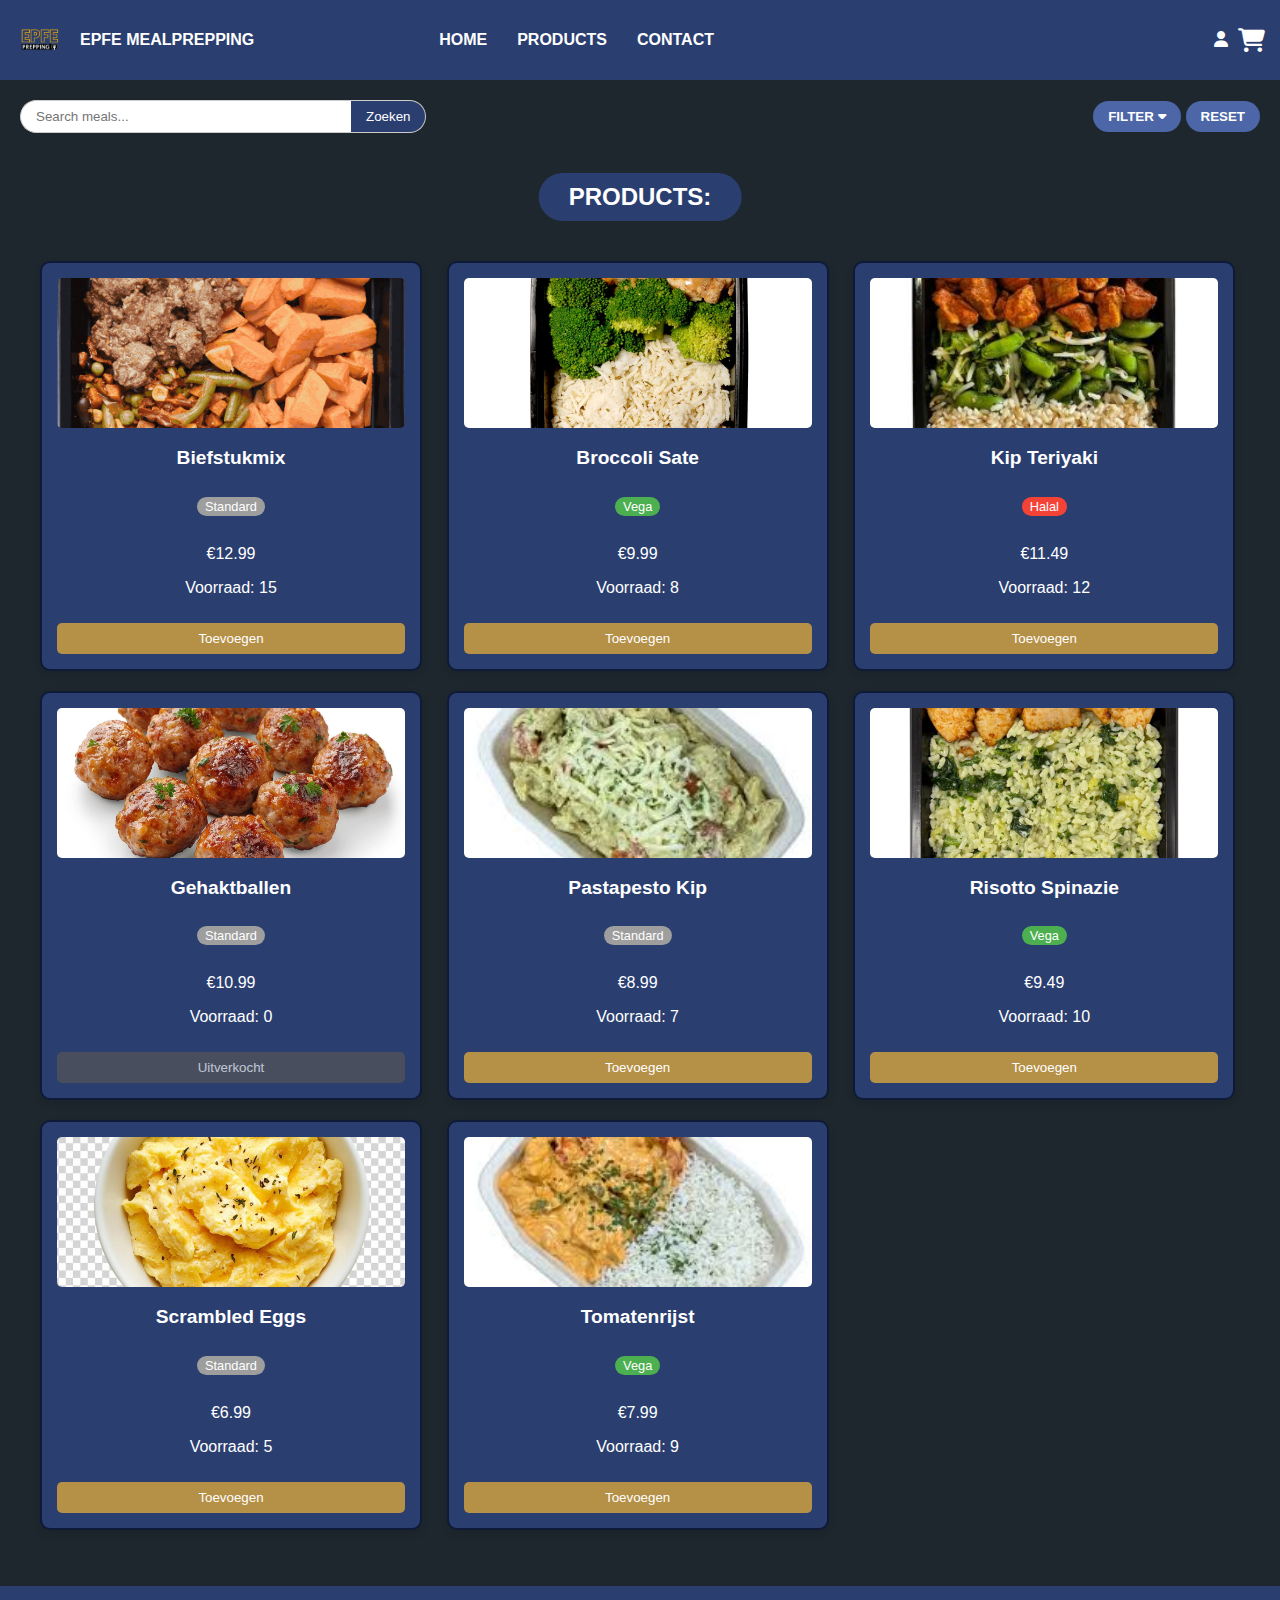
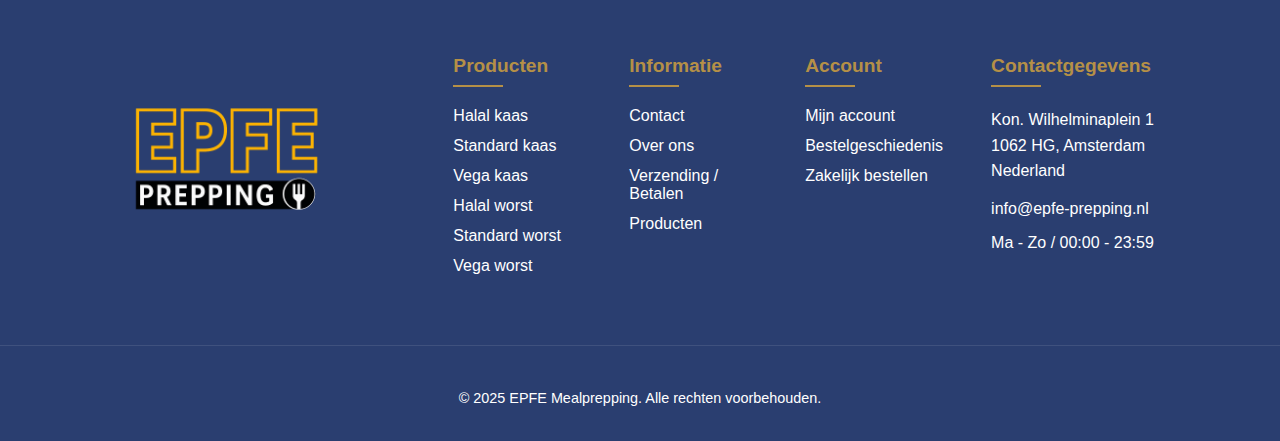
<file: index.html>
<!DOCTYPE html>
<html>

<head>
    <meta charset="UTF-8">
    <title>EPFE Mealprepping</title>
    <link rel="stylesheet" href="https://cdnjs.cloudflare.com/ajax/libs/font-awesome/6.5.1/css/all.min.css">
    <link rel="stylesheet" href="css/main.css">
</head>

<body>
    <header>
        <img src="images/logo.png" class="logo" alt="epfe-logo-de-eerste">
        <div class="title">EPFE MEALPREPPING</div>
        <div class="nav">
            <a href="#"><b>HOME</b></a>
            <a href="#"><b>PRODUCTS</b></a>
            <a href="#"><b>CONTACT</b></a>
        </div>
        <div class="icons">
            <a href="admin.html"><i class="fas fa-user"></i></a>
        </div>
        <a href="cart.html" class="cart-icon" style="position: relative;">
            <i class="fa fa-shopping-cart" style="font-size: 24px; color:white; margin-left: 10px;"></i>
            <span id="cart-count" class="cart-badge">0</span>
        </a>

    </header>

    <div class="search-container">
        <div class="search-group">
            <input type="text" placeholder="Search meals...">
            <button>Zoeken</button>
        </div>
        <div class="filter-buttons">
            <button class="filter"><b>FILTER</b> <i class="fas fa-caret-down"></i></button>

            <button class="reset"><b>RESET</b></button>
        </div>
    </div>


    <h2 class="products-title">PRODUCTS:</h2>
    <div id="product-container" class="products"></div>
    <br>
    <br>
    <footer>
        <div class="footer-grid">
            <div class="footer-brand">
                <img src="images/logo.png" alt="EPFE Logo" class="footer-logo">
            </div>

            <div class="footer-links">
                <div class="links-column">
                    <h3>Producten</h3>
                    <ul>
                        <li><a href="#">Halal kaas</a></li>
                        <li><a href="#">Standard kaas</a></li>
                        <li><a href="#">Vega kaas</a></li>
                        <li><a href="#">Halal worst</a></li>
                        <li><a href="#">Standard worst</a></li>
                        <li><a href="#">Vega worst</a></li>
                    </ul>
                </div>

                <div class="links-column">
                    <h3>Informatie</h3>
                    <ul>
                        <li><a href="#">Contact</a></li>
                        <li><a href="#">Over ons</a></li>
                        <li><a href="#">Verzending / Betalen</a></li>
                        <li><a href="#">Producten</a></li>
                    </ul>
                </div>

                <div class="links-column">
                    <h3>Account</h3>
                    <ul>
                        <li><a href="#">Mijn account</a></li>
                        <li><a href="#">Bestelgeschiedenis</a></li>
                        <li><a href="#">Zakelijk bestellen</a></li>
                    </ul>
                </div>
            </div>

            <div class="footer-contact">
                <h3>Contactgegevens</h3>
                <address>
                    Kon. Wilhelminaplein 1<br>
                    1062 HG, Amsterdam<br>
                    Nederland
                </address>
                <p><a href="mailto:info@epfe-prepping.nl">info@epfe-prepping.nl</a></p>
                <p>Ma - Zo / 00:00 - 23:59</p>
            </div>
        </div>

        <div class="footer-bottom">
            <p>&copy; 2025 EPFE Mealprepping. Alle rechten voorbehouden.</p>
        </div>
    </footer>

    <script src="js/main.js"></script>
</body>

</html>
</file>
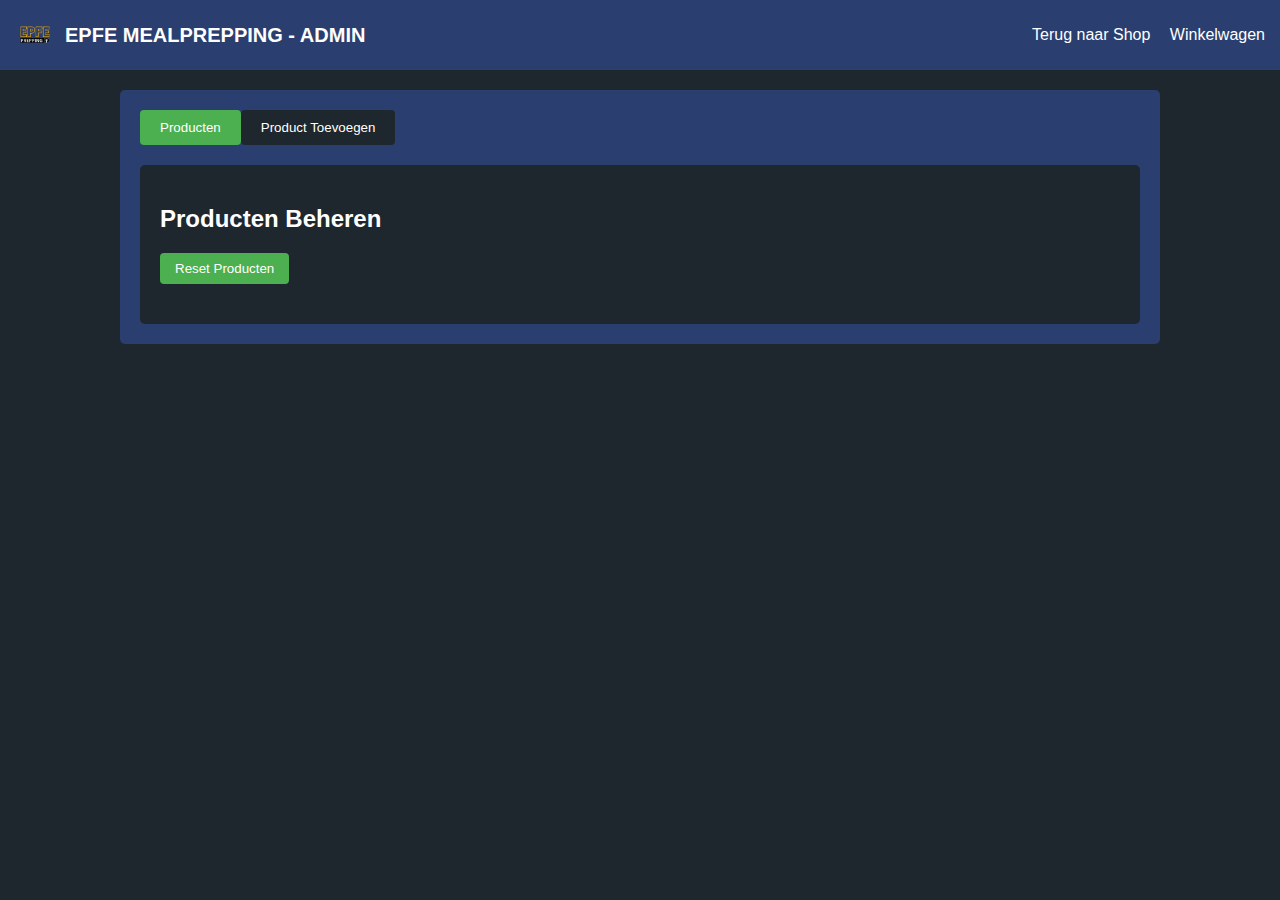
<file: admin.html>
<!DOCTYPE html>
<html>
<head>
    <meta charset="UTF-8">
    <title>Admin - EPFE Mealprepping</title>
    <link rel="stylesheet" href="https://cdnjs.cloudflare.com/ajax/libs/font-awesome/6.5.1/css/all.min.css">
    <link rel="stylesheet" href="css/admin.css">
</head>
<body>
    <header>
        <img src="images/logo.png" class="logo" alt="epfe-logo">
        <div class="title">EPFE MEALPREPPING - ADMIN</div>
        <div class="nav">
            <a href="index.html">Terug naar Shop</a>
            <a href="cart.html">Winkelwagen</a>
        </div>
    </header>

    <div class="admin-container">
        <div class="admin-tabs">
            <button class="tab-btn active" onclick="showTab('products, event')">Producten</button>
            <button class="tab-btn" onclick="showTab('add')">Product Toevoegen</button>
        </div>

        <div id="products-tab" class="tab-content">
            <h2>Producten Beheren</h2>
            <button onclick="resetProducts()">Reset Producten</button>
            <div id="products-list"></div>
        </div>

        <div id="add-tab" class="tab-content" style="display:none;">
            <h2>Nieuw Product</h2>
            <form id="add-form">
                <input type="text" id="name" placeholder="Naam" required>
                <select id="type" required>
                    <option value="" disabled selected>Selecteer een sort</option>
                    <option value="Standard">Standard</option>
                    <option value="Vega">Vega</option>
                    <option value="Halal">Halal</option>
                </select>
                <input type="number" id="price" placeholder="Prijs" step="0.01" required>
                <input type="number" id="stock" placeholder="Voorraad" required>
                <input type="text" id="image" placeholder="Afbeelding (bijv. images/maaltijd.jpg)" required>
                <button type="submit">Toevoegen</button>
            </form>
        </div>
    </div>

    <div id="edit-modal" class="modal">
        <div class="modal-content">
            <span class="close" onclick="closeModal()">&times;</span>
            <h2>Product Bewerken</h2>
            <form id="edit-form">
                <input type="hidden" id="edit-id">
                <input type="text" id="edit-name" placeholder="Naam" required>
                <select id="edit-type" required>
                    <option value="" disabled selected>Selecteer een sort</option>
                    <option value="Standard">Standard</option>
                    <option value="Vega">Vega</option>
                    <option value="Halal">Halal</option>
                </select>
                <input type="number" id="edit-price" placeholder="Prijs" step="0.01" required>
                <input type="number" id="edit-stock" placeholder="Voorraad" required>
                <input type="text" id="edit-image" placeholder="Afbeelding" required>
                <button type="submit">Opslaan</button>
            </form>
        </div>
    </div>

    <script src="js/admin.js"></script>
</body>
</html>
</file>
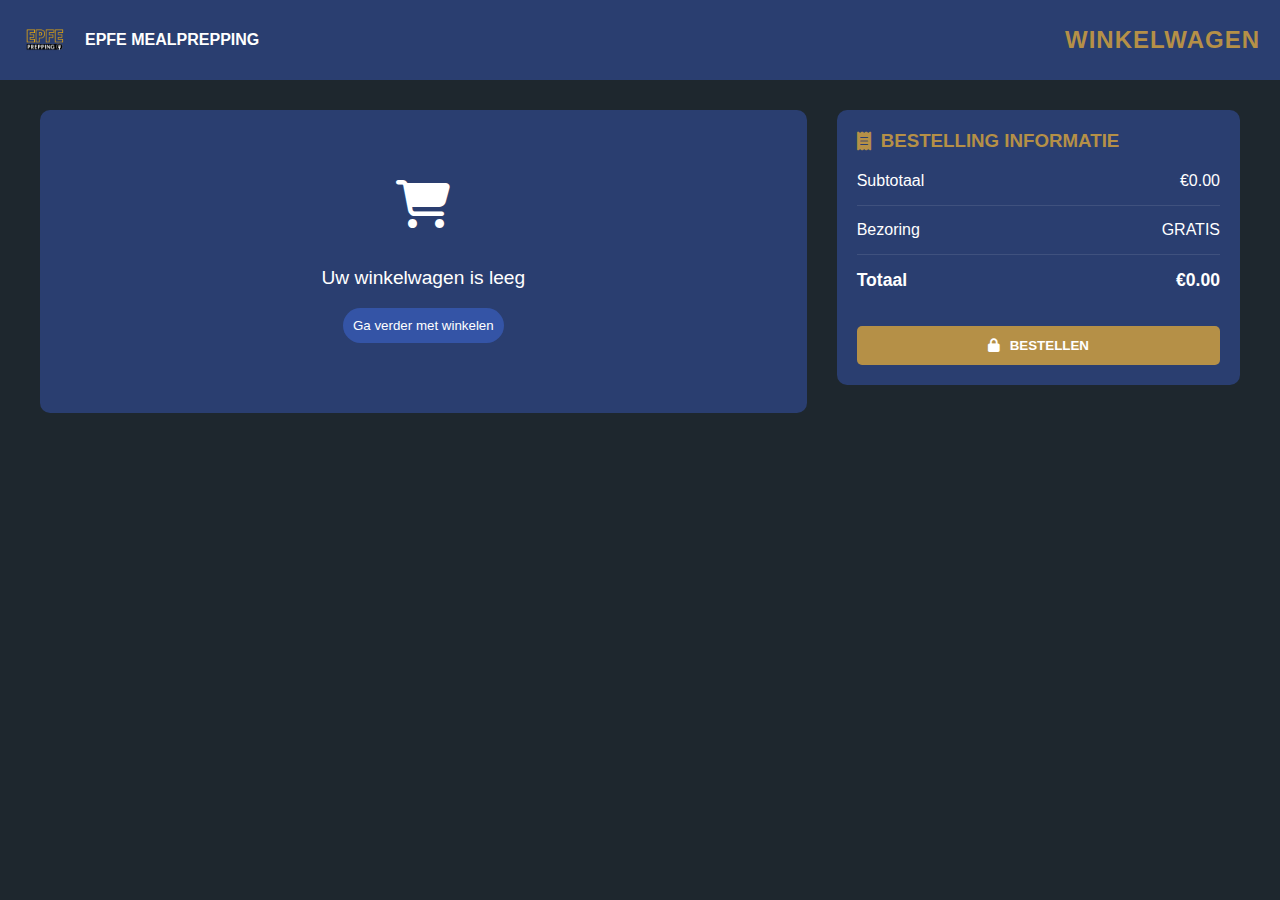
<file: cart.html>
<!DOCTYPE html>
<html>

<head>
    <meta charset="UTF-8">
    <title>EPFE Mealprepping - Cart</title>
    <link rel="stylesheet" href="https://cdnjs.cloudflare.com/ajax/libs/font-awesome/6.5.1/css/all.min.css">
    <link rel="stylesheet" href="css/cart.css">
</head>

<body>
    <header class="simple-header">
        <div class="header-left">
            <img src="images/logo.png" class="logo" alt="logo-epfe">
            <div class="title">EPFE MEALPREPPING</div>
        </div>
        <div class="header-right">
            <div class="page-title">Winkelwagen</div>
        </div>
    </header>

    <div class="cart-container">
        <div class="cart-items" id="cart-items">
            <!-- Cart items worden hier ingeladen via cart.js -->
        </div>

        <div class="cart-summary">
            <h3><i class="fas fa-receipt"></i> BESTELLING INFORMATIE</h3>
            <div class="summary-details">
                <div class="summary-row">
                    <span>Subtotaal</span>
                    <span id="subtotal">€0.00</span>
                </div>
                <div class="summary-row">
                    <span>Bezoring</span>
                    <span>GRATIS</span>
                </div>
                <div class="summary-row total">
                    <span>Totaal</span>
                    <span id="total">€0.00</span>
                </div>
            </div>
            <button class="checkout-btn" id="checkout-btn">
                <i class="fas fa-lock"></i> BESTELLEN
            </button>
        </div>
    </div>


    <script src="js/cart.js"></script>
</body>

</html>
</file>
<file: css/main.css>
/* Basis algemeen */

body {
    font-family: Arial, sans-serif;
    margin: 0;
    background-color: #1e272e;
}

header {
    background: #2a3e70;
    padding: 15px;
    display: flex;
    align-items: center;
}

.logo {
    height: 50px;
}

.title {
    color: white;
    font-weight: bold;
    margin-left: 15px;
    margin-right: auto;
}

.nav {
    display: flex;
    gap: 30px;
    margin-right: 500px;
}

.nav a,
.icons a {
    color: white;
    text-decoration: none;
}

.icons {
    display: flex;
    gap: 15px;
}

.search-container {
    margin: 20px;
    display: flex;
    justify-content: space-between;
    align-items: center;
}

.search-group {
    display: flex;
}

.search-group input {
    padding: 8px 15px;
    width: 300px;
    border-radius: 20px 0 0 20px;
    border: 1px solid #ccc;
    border-right: none;
}

.search-group button {
    padding: 8px 15px;
    background: #2a3e70;
    color: white;
    border: 1px solid #ccc;
    border-radius: 0 20px 20px 0;
    border-left: none;
}

/* Filter basis */

.filter-buttons {
    display: flex;
    gap: 5px;
}

.filter,
.reset {
    padding: 8px 15px;
    background: #4c66a8;
    color: white;
    border: none;
    border-radius: 20px;
}

/* Filter styles */
.filter-buttons {
    position: relative;
    display: flex;
    gap: 5px;
}

.filter-dropdown {
    position: absolute;
    top: 100%;
    right: 0;
    border-radius: 5px;
    box-shadow: 0 4px 8px rgba(0, 0, 0, 0.1);
    z-index: 10;
    width: 120px;
}

/* Inkleuren filterlabels */
.sort-vega {
    color: white;
    background-color: #4CAF50;
    padding: 2px 8px;
    border-radius: 12px;
    display: inline-block;
    font-size: 0.8em;
}

.sort-halal {
    color: white;
    background-color: #F44336;
    padding: 2px 8px;
    border-radius: 12px;
    display: inline-block;
    font-size: 0.8em;
}

.sort-standard {
    color: white;
    background-color: #9E9E9E;
    padding: 2px 8px;
    border-radius: 12px;
    display: inline-block;
    font-size: 0.8em;
}

/* Kleuren voor de dropdown */
.filter-dropdown button[data-sort="Vega"] {
    background-color: #4CAF50;
    color: white;
}

.filter-dropdown button[data-sort="Halal"] {
    background-color: #F44336;
    color: white;
}

.filter-dropdown button[data-sort="Standard"] {
    background-color: #9E9E9E;
    color: white;
}

.filter-dropdown button:hover {
    opacity: 0.8;
}

.filter-option {
    padding: 8px 15px;
    cursor: pointer;
    color: #333;
}

/* Shopping cart  */


.fa-shopping-cart {
    position: relative;
}

.fa-shopping-cart.has-items::after {
    content: '';
    position: absolute;
    top: -5px;
    right: -5px;
    width: 10px;
    height: 10px;
    background-color: red;
    border-radius: 50%;
}

/* Producten */

h2 {
    text-align: center;
    margin: 20px;
    background-color: #2a3e70;
    color: white;
    padding: 10px 30px;
    border-radius: 30px;
    display: inline-block;
    margin-left: 50%;
    transform: translateX(-50%);
    transition: all 0.3 ease;
}

.products {
    display: grid;
    grid-template-columns: repeat(3, 1fr);
    gap: 20px;
    padding: 20px;
    max-width: 1200px;
    margin: 0 auto;
}

.product-card {
    width: 90%;
    padding: 15px;
    border: 2px solid #0e1a37;
    border-radius: 10px;
    text-align: center;
    background-color: #2A3E70;
    color: white;
}

.category-label {
    display: inline-block;
    padding: 3px 10px;
    border-radius: 15px;
    margin-bottom: 10px;
    font-size: 0.8em;
    font-weight: bold;
}

.product-card img {
    width: 100%;
    height: 150px;
    object-fit: cover;
    border-radius: 5px;
    margin-bottom: 15px;
}

.product-card h3 {
    margin: 0 0 15px 0;
    font-size: 1.2em;
}

.product-card .price {
    font-weight: bold;
    font-size: 1.1em;
    margin: 15px 0;
}

.product-card button {
    background: #B59047;
    color: white;
    border: none;
    padding: 8px 15px;
    border-radius: 5px;
    cursor: pointer;
    width: 100%;
    margin-top: 10px;
}

.product-card button[disabled] {
    background: #555;
    cursor: not-allowed;
    opacity: 0.7;
}

/* Overige hovers */

.nav a:hover {
    color: #b59047;
    transform: scale(1.05);
    transition: all 0.2s ease;
}

.icons a:hover {
    color: #b59047;
    transform: scale(1.2);
    transition: all 0.2s ease;
}

.search-group button:hover {
    background: #1a2b5a;
    transition: background 0.2s ease;
}

.filter:hover,
.reset:hover {
    background: #3a5590;
    transition: background 0.2s ease;
}

/* Productcard hover effect */
.product-card {
    transition: all 0.3s ease;
    box-shadow: 0 4px 8px rgba(0, 0, 0, 0.1);
}

.product-card:hover {
    transform: translateY(-5px);
    box-shadow: 0 8px 16px rgba(0, 0, 0, 0.2);
    border-color: #b59047;
}

/* Shoppingcard button */
.product-card button:not([disabled]):hover {
    background: #9a7a3a;
    transform: scale(1.02);
}

/* Footer */

footer {
    background: #2a3e70;
    color: #fff;
    padding: 50px 0 20px;
    font-family: Arial, sans-serif;
}

.footer-grid {
    display: grid;
    grid-template-columns: 1.5fr 2fr 1fr;
    gap: 40px;
    max-width: 1200px;
    margin: 0 auto;
    padding: 0 20px;
}

.footer-brand {
    text-align: center;
}

.footer-logo {
    height: 250px;
    margin-bottom: 15px;
}

.footer-slogan {
    color: #b59047;
    font-size: 1.1rem;
    margin-top: 10px;
}

.footer-links {
    display: grid;
    grid-template-columns: repeat(3, 1fr);
    gap: 30px;
}

.links-column h3,
.footer-contact h3 {
    color: #b59047;
    font-size: 1.2rem;
    margin-bottom: 20px;
    position: relative;
    padding-bottom: 10px;
}

.links-column h3::after,
.footer-contact h3::after {
    content: '';
    position: absolute;
    left: 0;
    bottom: 0;
    width: 50px;
    height: 2px;
    background: #b59047;
}

.links-column ul {
    list-style: none;
    padding: 0;
    margin: 0;
}

.links-column li {
    margin-bottom: 12px;
}

.links-column a,
.footer-contact a {
    color: #fff;
    text-decoration: none;
    transition: all 0.3s ease;
}

.links-column a:hover,
.footer-contact a:hover {
    color: #b59047;
    padding-left: 5px;
}

.footer-contact address {
    font-style: normal;
    margin-bottom: 15px;
    line-height: 1.6;
}

.footer-bottom {
    text-align: center;
    padding-top: 30px;
    margin-top: 40px;
    border-top: 1px solid rgba(255, 255, 255, 0.1);
    font-size: 0.9rem;
}

/* RESPONSIVE */
@media (max-width: 900px) {
    .footer-grid {
        grid-template-columns: 1fr;
        gap: 40px;
    }

    .footer-links {
        grid-template-columns: repeat(2, 1fr);
    }

    .footer-brand {
        text-align: left;
    }
}

@media (max-width: 600px) {
    .footer-links {
        grid-template-columns: 1fr;
    }
}

.popup {
    position: fixed;
    top: 20px;
    left: 50%;
    transform: translateX(-50%);
    background: #4CAF50;
    color: white;
    padding: 10px 20px;
    border-radius: 5px;
    z-index: 1000;
    animation: fadeInOut 2s ease-in-out;
}

@keyframes fadeInOut {
    0% {
        opacity: 0;
    }

    10% {
        opacity: 1;
    }

    90% {
        opacity: 1;
    }

    100% {
        opacity: 0;
    }
}

.cart-badge {
    background-color: red;
    color: white;
    border-radius: 50%;
    padding: 2px 6px;
    font-size: 12px;
    position: absolute;
    top: -5px;
    right: -10px;
    display: none;
}
</file>
<file: css/admin.css>
/* Basis algemeen */

body {
    font-family: Arial, sans-serif;
    background-color: #1E272E;
    margin: 0;
    padding: 0;
    color: white;
}

header {
    background-color: #2A3E70;
    padding: 15px;
    display: flex;
    align-items: center;
}

.logo {
    height: 40px;
    margin-right: 10px;
}

.title {
    font-size: 20px;
    font-weight: bold;
    flex-grow: 1;
}

.nav a {
    color: white;
    text-decoration: none;
    margin-left: 15px;
}

.admin-container {
    max-width: 1000px;
    margin: 20px auto;
    padding: 20px;
    background-color: #2A3E70;
    border-radius: 5px;
}

.admin-tabs {
    display: flex;
    margin-bottom: 20px;
}

.tab-btn {
    padding: 10px 20px;
    background-color: #1E272E;
    color: white;
    border: none;
    cursor: pointer;
}

.tab-btn.active {
    background-color: #4CAF50;
}

.tab-content {
    padding: 20px;
    background-color: #1E272E;
    border-radius: 5px;
}

#products-list {
    margin-top: 20px;
}

.product-item {
    display: flex;
    justify-content: space-between;
    padding: 10px;
    border-bottom: 1px solid #2A3E70;
    align-items: center;
}

.product-item button {
    margin-left: 10px;
}

input, select {
    display: block;
    width: 100%;
    padding: 8px;
    margin-bottom: 10px;
    border-radius: 4px;
    border: none;
}

button {
    padding: 8px 15px;
    background-color: #4CAF50;
    color: white;
    border: none;
    border-radius: 4px;
    cursor: pointer;
}

button.delete {
    background-color: #f44336;
}


/* Modal popup */

.modal {
    display: none;
    position: fixed;
    top: 0;
    left: 0;
    width: 100%;
    height: 100%;
    background-color: rgba(0,0,0,0.7);
    z-index: 100;
    justify-content: center;
    align-items: center;
}

.modal-content {
    background-color: #2A3E70;
    padding: 20px;
    border-radius: 5px;
    width: 90%;
    max-width: 500px;
}

.close {
    float: right;
    font-size: 24px;
    cursor: pointer;
}

/* Confirmation BOX */

.confirm-modal {
    position: fixed;
    top: 0; left: 0; right: 0; bottom: 0;
    background: rgba(0,0,0,0.5);
    display: flex;
    align-items: center;
    justify-content: center;
    z-index: 9999;
}

.confirm-box {
    background: white;
    padding: 20px;
    border-radius: 8px;
    box-shadow: 0 2px 10px rgba(0,0,0,0.3);
    max-width: 300px;
    text-align: center;
    color: black;  /* Zorg dat tekst zwart is */
    font-size: 16px;
}

.confirm-box button {
    margin: 10px 5px 0 5px;
    padding: 8px 15px;
    cursor: pointer;
}
</file>
<file: css/cart.css>
/* Basis algemeen */

body {
    font-family: Arial, sans-serif;
    margin: 0;
    background-color: #1e272e;
    color: white;
}

.simple-header {
    background: #2a3e70;
    padding: 15px 20px;
    display: flex;
    justify-content: space-between;
    align-items: center;
}

.header-left {
    display: flex;
    align-items: center;
    gap: 15px;
}

.logo {
    height: 50px;
}

.title {
    color: white;
    font-weight: bold;
}

.header-right {
    color: white;
    font-size: 1.5rem;
    font-weight: bold;
}

.page-title {
    color: #b59047;
    text-transform: uppercase;
    letter-spacing: 1px;
}

/* Cart */

.cart-container {
    display: flex;
    max-width: 1200px;
    margin: 30px auto;
    gap: 30px;
    padding: 0 20px;
}

.cart-items {
    flex: 2;
    background: #2a3e70;
    border-radius: 10px;
    padding: 20px;
}

.empty-cart {
    text-align: center;
    padding: 50px 0;
    color: white;
}

#Cnt-shopping {
    color: white;
    border-radius: 20px;
    padding: 10px;
    background-color: #3454a6;
    border: none;
}

a {
    text-decoration: none;
    color: white;
}

#Cnt-shopping:hover {
    scale: 1.05;
    background-color: #b59047;
}

.empty-cart i {
    font-size: 3rem;
    margin-bottom: 20px;
}

.empty-cart p {
    font-size: 1.2rem;
}

.cart-summary {
    flex: 1;
    background: #2a3e70;
    border-radius: 10px;
    padding: 20px;
    height: fit-content;
}

.cart-summary h3 {
    color: #b59047;
    margin-top: 0;
    display: flex;
    align-items: center;
    gap: 10px;
}

.summary-details {
    margin: 20px 0;
}

.summary-row {
    display: flex;
    justify-content: space-between;
    margin-bottom: 15px;
    padding-bottom: 15px;
    border-bottom: 1px solid rgba(255, 255, 255, 0.1);
}

.summary-row.total {
    font-weight: bold;
    font-size: 1.1rem;
    border-bottom: none;
}

/* Checkout */

.checkout-btn {
    background: #b59047;
    color: white;
    border: none;
    padding: 12px;
    width: 100%;
    border-radius: 5px;
    font-weight: bold;
    cursor: pointer;
    display: flex;
    align-items: center;
    justify-content: center;
    gap: 10px;
    transition: background 0.3s;
}

.checkout-btn:hover {
    background: #9a7a3a;
}

.quantity-btn {
    background: #1e272e;
    color: white;
    border: none;
    width: 25px;
    height: 25px;
    border-radius: 50%;
    cursor: pointer;
    display: flex;
    align-items: center;
    justify-content: center;
}

.remove-item {
    color: #ff6b6b;
    cursor: pointer;
    margin-left: auto;
}

/* Responsive */
@media (max-width: 768px) {
    .cart-container {
        flex-direction: column;
    }
}

/* Order confirmation */

.order-item {
    display: flex;
    justify-content: space-between;
    margin: 0.5rem 0;
}

.order-total {
    font-weight: bold;
    border-top: 1px solid #ddd;
    padding-top: 0.5rem;
    margin-top: 0.5rem;
}

.back-to-shop {
    display: inline-block;
    margin-top: 1.5rem;
    padding: 0.5rem 1rem;
    background: #333;
    color: white;
    text-decoration: none;
    border-radius: 5px;
}

.cart-item-line {
    display: flex;
    justify-content: space-between;
    align-items: center;
    padding: 12px;
    margin-bottom: 10px;
    background-color: #1f2d4b;
    border-radius: 10px;
}

.cart-line-left h4 {
    margin: 0;
    font-size: 16px;
}

.cart-line-right {
    display: flex;
    align-items: center;
}

.cart-line-right button {
    background-color: #c79b3b;
    border: none;
    padding: 4px 10px;
    margin: 0 5px;
    color: white;
    font-weight: bold;
    border-radius: 4px;
    cursor: pointer;
}
</file>
